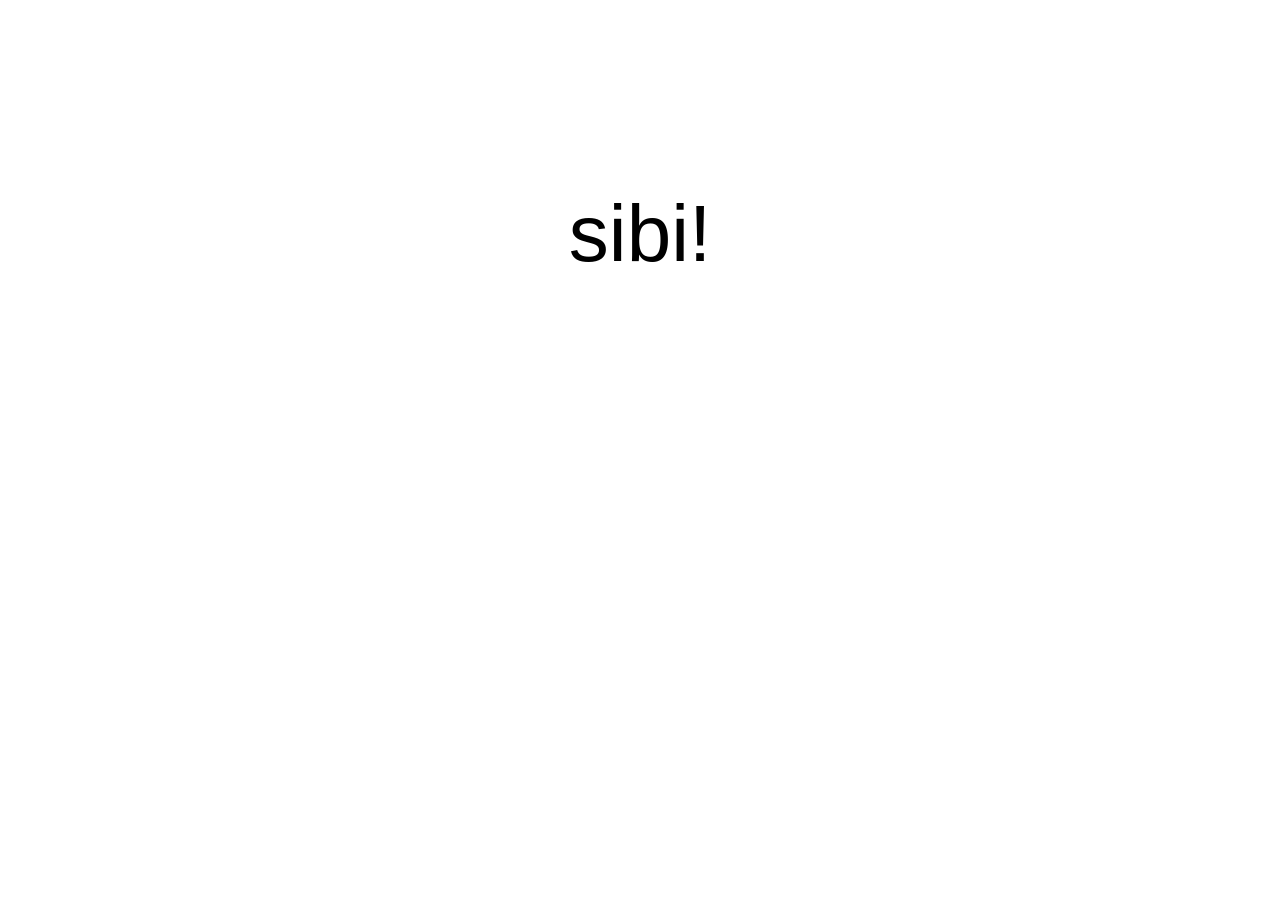
<file: index.html>
<!DOCTYPE html>
<html lang="en" style="padding-top: 20vh; text-align: center; font-size: 5em; font-family: ui-sans-serif, Segoe UI, Roboto, Helvetica, sans-serif;">
<head>
    <meta charset="utf-8">
    <title>turlej.ski</title>
    <link rel="icon" href="data:," />
</head>
<body>
    sibi!
	<!--
	<div style="font-size: 0.25rem">
		<a href="bookmarks/">bookmarks</a>
	</div>
	-->
</body>
</html>
</file>
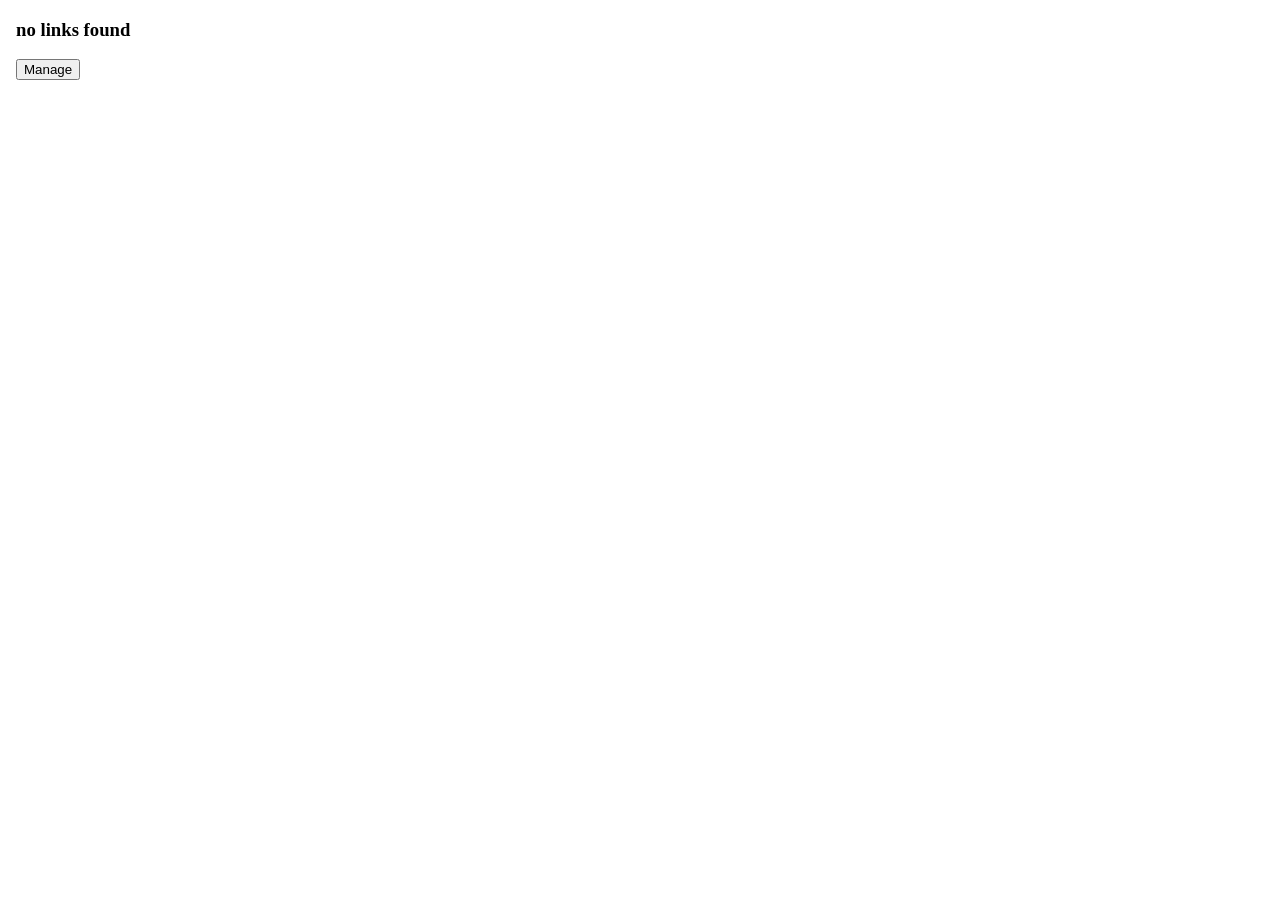
<file: bookmarks/index.html>
<!DOCTYPE html>
<html lang="en">
<head>
    <meta charset="utf-8">
    <title>Bookmarkd</title>
    <link rel="icon" href="data:," />
    <meta name="viewport" content="width=device-width, initial-scale=1" />
    <style>
        *, *:before, *:after { box-sizing: border-box; }
        html, body { --content-width: 1260px; --group-width: 11rem; padding: 0; margin: 0; }
        body { padding-inline: 1rem; }
        ul { margin: 0; padding: 0; list-style: none; }
        h2 { font-family: Georgia; letter-spacing: 0.5px;margin: 0rem; margin-bottom: 0.25rem; padding-top: 0.25rem; padding-bottom: 0.15rem; line-height: 100%; font-size: 1.5rem; border-bottom: 1px solid; }
        a { display: inline-block; white-space: nowrap; overflow: hidden; max-width: 100%; text-overflow: ellipsis; }
        a { font-family: Segoe UI, Roboto, Helvetica Neue; font-size: 1.25rem; color: #0063d5; line-height: 2rem; text-decoration: none; }
        .controls {
            max-width: var(--content-width);
            margin: 0 auto;
        }
        .wrap {
            /* border: 1px dotted lime; */
            max-width: var(--content-width);
            margin: 0 auto;
            display: grid;
            grid-template-columns: repeat(auto-fit, minmax(var(--group-width), 1fr));
            column-gap: 1rem;
        }
        .group {
            /* border: 1px dashed red; */
            margin-top: 0.5rem;
            margin-bottom: 0.5rem;
        }
    </style>
</head>
<body>
    <div id="linksContainer" class="wrap">
        <h3>no links found</h3>
    </div>
    <div class="controls">
        <button id="btnToggle" onclick="toggleImportControls()">Manage</button>
        <br /><br />
        <button id="btnImport" onclick="importMarkdown()">Import markdown</button>
        <button id="btnExport" onclick="exportMarkdown()">Export markdown</button>
        <br /><br />
        <button id="btnClear" onclick="clearStoredMarkup()">Clear stored links</button>
        <br /><br />
        <textarea id="taMarkdown" rows="10" style="width: 100%"></textarea>
    </div>
    <script>
        const LS_KEY_HTML = "linksHtml";
        const LS_KEY_MD = "linksMd";

        toggleImportControls();
        if (localStorage[LS_KEY_HTML]) linksContainer.innerHTML = localStorage[LS_KEY_HTML];

        function toggleImportControls() {
            const nextDisplay = btnImport.style.display === "none" ? "" : "none";
            btnImport.style.display = nextDisplay;
            btnExport.style.display = nextDisplay;
            btnClear.style.display = nextDisplay;
            taMarkdown.style.display = nextDisplay;
            if (nextDisplay) taMarkdown.value = "";
        }

        function clearStoredMarkup() {
            if (!confirm("Clear stored markup?")) return;
            localStorage.removeItem(LS_KEY_HTML);
            localStorage.removeItem(LS_KEY_MD);
            linksContainer.innerHTML = "<h3>all bookmarks removed</h3>"
        }

        function importMarkdown() {
            const md = taMarkdown.value.trim();
            if (!md) return;
            const html = mdToHtml(md);
            if (!html || !confirm("Import generated markup?\n" + html)) return;
            localStorage.setItem(LS_KEY_HTML, html);
            localStorage.setItem(LS_KEY_MD, md);
            linksContainer.innerHTML = html;
        }

        function exportMarkdown() {
            if (!localStorage[LS_KEY_MD]) return alert("no stored links markdown found");
            taMarkdown.value = localStorage[LS_KEY_MD];
            taMarkdown.select();
        }

        function groupToMarkup(group) {
            if (!group || !group.links.length || !group.name) return "";
            return `
<div class="group">
    <h2>${group.name}</h2>
    <ul>
        ${group.links.join("\n        ")}
    </ul>
</div>`
        }

        function mdToHtml(md) {
            let curGroup = undefined; // { name: "", links: [] }
            let markup = "";
            const lines = md.split(/\n+/).map(l => l.trim()).filter(Boolean);
            for (const line of lines) {
                // skip level 3 and four sections completely
                if (line.startsWith("### ") || line.startsWith("#### ")) {
                    markup += groupToMarkup(curGroup);
                    curGroup = undefined;
                    continue;
                }
                // grab only level 2 sections
                if (line.startsWith("## ")) {
                    const name = line.substring(3).trim();
                    if (!name) continue;
                    markup += groupToMarkup(curGroup);
                    curGroup = { name, links: [] };
                    continue;
                }

                if (curGroup) {
                    const link = line.match(/\[([^\]]+)]\(([^)]+)/);
                    if (!link) continue;
                    curGroup.links.push(`<li><a href="${link[2]}">${link[1]}</a></li>`);
                }
            }
            markup += groupToMarkup(curGroup);
            return markup;
        }
    </script>
</body>
</html>
</file>
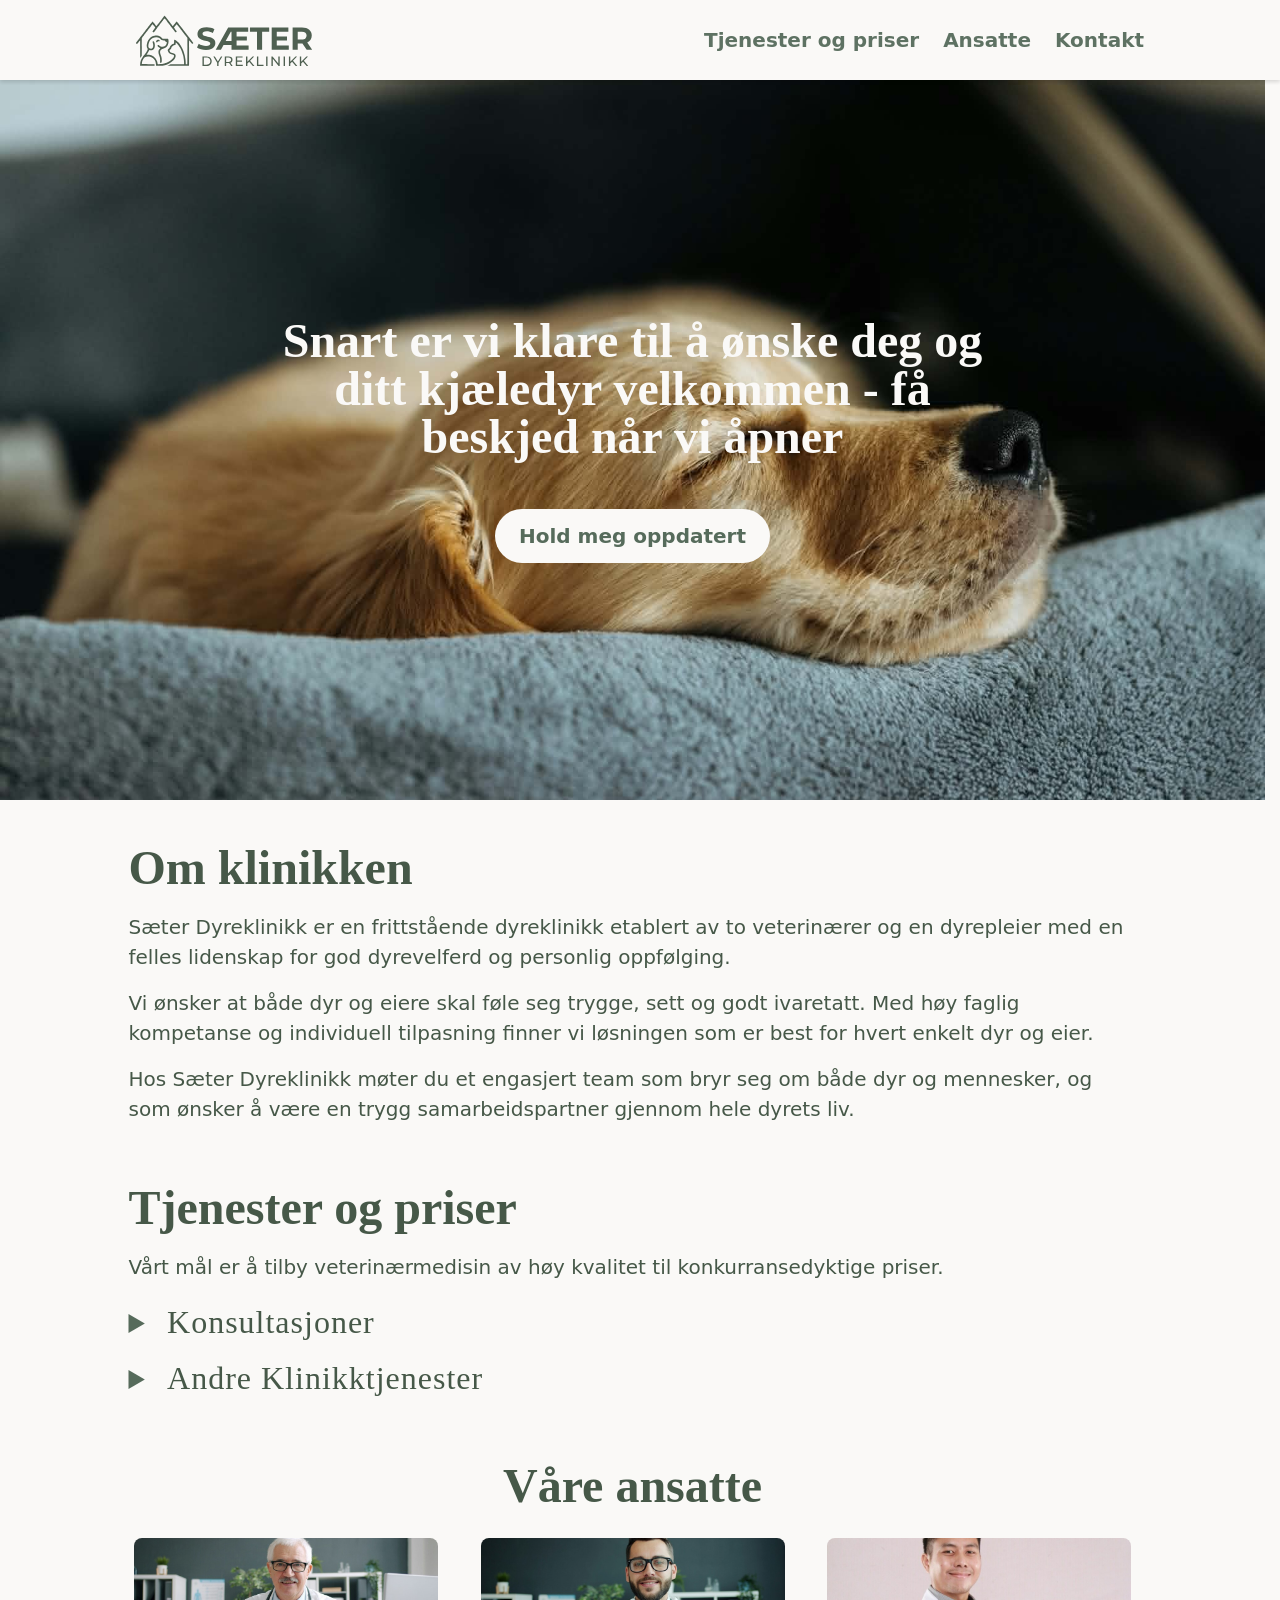
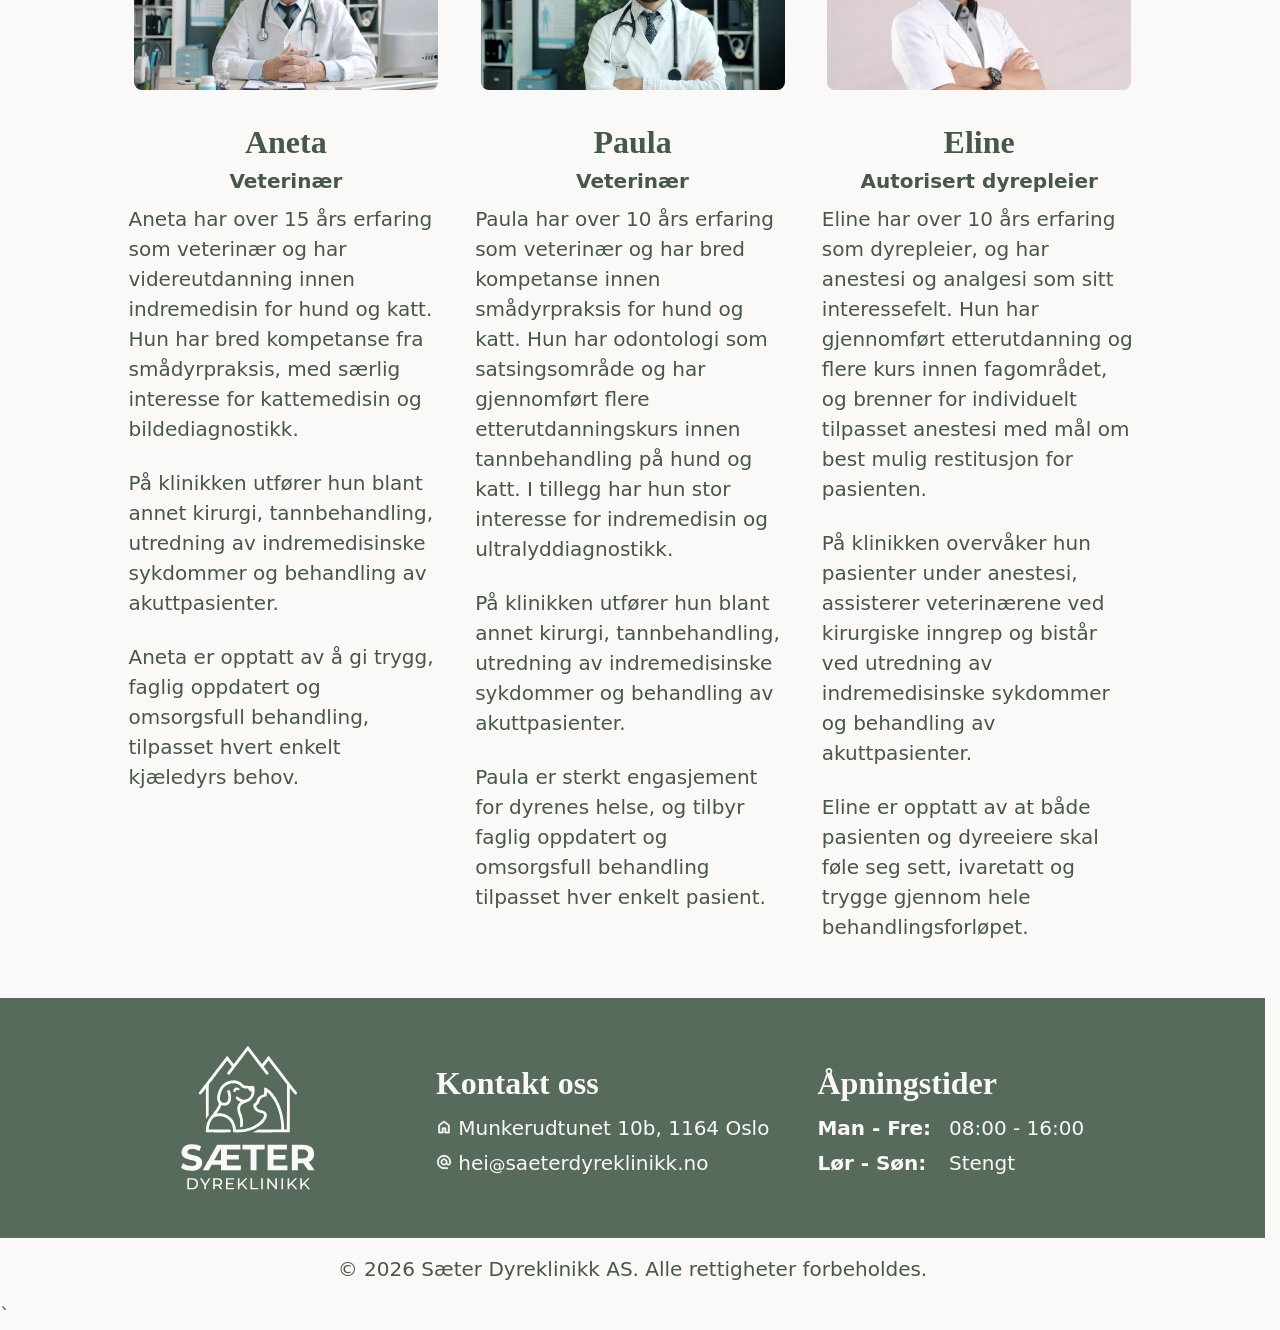
<file: saeter/index.html>
<!doctype html>
<html lang="nb">
    <head>
        <meta charset="utf-8" />
        <title>Sæter Dyreklinikk</title>
        <meta name="description" content="Hos Sæter Dyreklinikk får din beste venn den beste behandlingen den fortjener, fra erfarne veterinærer som elsker jobben sin." />
        <meta name="viewport" content="width=device-width, initial-scale=1.0" />
        <link rel="stylesheet" href="styles.css" />
        <link rel="shortcut icon" href="img/favicon.svg" type="image/svg+xml">
    </head>
    <body>

        <!-- MENU AND SIDEBAR ============================================================================================ -->

        <header class="nav-section">
            <div class="container">
                <a href="#" class="logo" onclick="scrollTopClearHash()">
                    <img src="img/logo-horizontal-dark-2.svg" alt="Sæter Dyreklinikk Logo" />
                </a>
                <nav class="nav-menu narrow">
                    <!-- <a class="btn-dark" href="https://google.com" target="_blank">Bestill time</a> -->
                    <button onclick="navDialog.showModal()" aria-label="Åpne menyen">
                        <svg xmlns="http://www.w3.org/2000/svg" viewBox="0 -960 960 960" height="32px" width="32px" fill="#566b5b"><path d="M120-700v-60h720v60H120Zm0 500v-60h720v60H120Zm0-250v-60h720v60H120Z"/></svg>
                    </button>
                </nav>
                <nav class="nav-menu full">
                    <a href="#prices" class="btn-dark">Tjenester og priser</a>
                    <a href="#about" class="btn-dark">Ansatte</a>
                    <a href="#contact" class="btn-dark">Kontakt</a>
                    <!-- <a class="btn-primary" href="https://google.com" target="_blank">Bestill time</a> -->
                </nav>
            </div>

            <dialog id="nav-dialog" class="nav-dialog">
                <div>
                    <div class="nav-dialog-close-wrap">
                        <button onclick="navDialog.close()" aria-label="Lukk menyen">
                            <svg xmlns="http://www.w3.org/2000/svg" viewBox="0 -960 960 960" height="32px" width="32px" fill="#566b5b"><path d="m249-207-42-42 231-231-231-231 42-42 231 231 231-231 42 42-231 231 231 231-42 42-231-231-231 231Z"/></svg>
                        </button>
                    </div>
                    <nav class="nav-dialog-content">
                        <a href="#prices" class="btn-dark">Tjenester og priser</a>
                        <a href="#about" class="btn-dark">Ansatte</a>
                        <a href="#contact" class="btn-dark">Kontakt</a>
                        <!-- <a class="btn-primary" href="https://google.com" target="_blank">Bestill time</a> -->
                    </nav>
                </div>
            </dialog>
        </header>

        <!-- HERO SECTION ============================================================================================ -->

        <main>

            <section class="section-hero">
                <div class="container">
                    <h1 class="site-title">Snart er vi klare til å ønske deg og ditt kjæledyr velkommen - få beskjed når vi åpner</h1>
                    <!-- <h1 class="site-title">Omsorg for dyr, hver dag</h1>
                    <p class="site-subtitle">Sæter Dyreklinikk tilbyr moderne veterinærtjenester med fokus på trygghet, kvalitet og personlig oppfølging.</p> -->
                    <div class="hero-contact">
                        <!-- <a class="btn-primary" href="https://google.com" target="_blank">Bestill time</a> -->
                        <a class="btn-primary" href="mailto:hei@saeterdyreklinikk.no?subject=Interesse for åpning&body=Hei!
%0D%0A%0D%0A
Jeg ønsker å få beskjed når dere åpner i august.
%0D%0A%0D%0A
Vennlig hilsen">Hold meg oppdatert</a>
                        <!-- <a href="tel:+4712345678" class="btn-light">
                            <svg class="icon-light" xmlns="http://www.w3.org/2000/svg" viewBox="0 -960 960 960"><path d="M795-120q-116 0-236.5-56T335-335Q232-438 176-558.5T120-795q0-19.29 12.86-32.14Q145.71-840 165-840h140q14 0 24 10t14 25l26.93 125.64Q372-665 369.5-653.5t-10.73 19.73L259-533q26 44 55 82t64 72q37 38 78 69.5t86 55.5l95-98q10-11 23.15-15 13.15-4 25.85-2l119 26q15 4 25 16.04 10 12.05 10 26.96v135q0 19.29-12.86 32.14Q814.29-120 795-120ZM229-588l81-82-23-110H180q2 42 13.5 88.5T229-588Zm369 363q41 19 89 31t93 14v-107l-103-21-79 83ZM229-588Zm369 363Z"/></svg>
                            123 45 678
                        </a> -->
                    </div>
                </div>
            </section>

            <!-- ABOUT THE CLINIC ---------------------------------------------------------------------------------------- -->

            <section id="the-clinic" class="section-clinic">
                <div class="container">
                    <h2>Om klinikken</h2>
                    <div class="clinic-grid">
                        <div class="clinic-desc">
                            <p>Sæter Dyreklinikk er en frittstående dyreklinikk etablert av to veterinærer og en dyrepleier med en felles lidenskap for god dyrevelferd og personlig oppfølging.</p>
                            <p>Vi ønsker at både dyr og eiere skal føle seg trygge, sett og godt ivaretatt. Med høy faglig kompetanse og individuell tilpasning finner vi løsningen som er best for hvert enkelt dyr og eier.</p>
                            <p>Hos Sæter Dyreklinikk møter du et engasjert team som bryr seg om både dyr og mennesker, og som ønsker å være en trygg samarbeidspartner gjennom hele dyrets liv.</p>
                        </div>
                    </div>
                </div>
            </section>

            <!-- PRICES ---------------------------------------------------------------------------------------- -->

            <section id="prices" class="section-prices">
                <div class="container">
                    <h2>Tjenester og priser</h2>
                    <p>Vårt mål er å tilby veterinærmedisin av høy kvalitet til konkurransedyktige priser.</p>

                    <div class="price-grid">

                        <details>
                            <summary><span>Konsultasjoner</span></summary>
                            <ul>
                                <li>
                                    <div>
                                        <span>Konsultasjon 0-30 min.</span>
                                    </div>
                                    <span>2.499</span>
                                </li>
                                <li>
                                    <div>
                                        <span>Konsultasjon urinvei</span>
                                        <span>inkl. standard urinprøve</span>
                                    </div>
                                    <span>1.995</span>
                                </li>
                                <li>
                                    <div>
                                        <span>Konsultasjon øre</span>
                                        <span>inkl. standard øyetester</span>
                                    </div>
                                    <span>1.995</span>
                                </li>
                                <li>
                                    <div>
                                        <span>Konsultasjon øre</span>
                                        <span>inkl. øreprøve med mikroskopi</span>
                                    </div>
                                    <span>1.995</span>
                                </li>
                                <li>
                                    <div>
                                        <span>Konsultasjon injeksjon</span>
                                        <span>Cytopoint, Librela - medisin kommer i tillegg</span>
                                    </div>
                                    <span>1.095</span>
                                </li>
                                <li>
                                    <div>
                                        <span>Akutt konsultasjon (drop-in)</span>
                                        <span>Inkluderer akutt klinisk screening, væskebehandling og oksygen</span>
                                    </div>
                                    <span>fra 3.995</span>
                                </li>
                                <li>
                                    <div>
                                        <span>BOAS Gradering</span>
                                    </div>
                                    <span>2.495</span>
                                </li>
                                <li>
                                    <div>
                                        <span>Livsavslutning</span>
                                    </div>
                                    <span>fra 3.995</span>
                                </li>
                                <li>
                                    <div>
                                        <span>Blodprøver</span>
                                    </div>
                                    <span>fra 1.995</span>
                                </li>
                                <li>
                                    <div>
                                        <span>Røntgen</span>
                                        <span>inkl. 3 bilder</span>
                                    </div>
                                    <span>3.995</span>
                                </li>
                                <li>
                                    <div>
                                        <span>Røntgen pr. bilde i tillegg</span>
                                    </div>
                                    <span>495</span>
                                </li>
                            </ul>
                        </details>

                        <details>
                            <summary><span>Andre Klinikktjenester</span></summary>
                            <ul>
                                <li>
                                    <div>
                                        <span>Ormekur</span>
                                    </div>
                                    <span>379</span>
                                </li>
                                <li>
                                    <div>
                                        <span>Kloklipp</span>
                                    </div>
                                    <span>399</span>
                                </li>
                                <li>
                                    <div>
                                        <span>Vaksine og helsesjekk</span>
                                    </div>
                                    <span>799</span>
                                </li>
                                <li>
                                    <div>
                                        <span>Tømming analkjertler</span>
                                    </div>
                                    <span>429</span>
                                </li>
                                <li>
                                    <div>
                                        <span>ID-merking</span>
                                        <span>inkl. registrering til Dyre-ID</span>
                                    </div>
                                    <span>1.495</span>
                                </li>
                            </ul>
                        </details>

                    </div>

                </div>
            </section>

            <!-- ABOUT THE TEAM ---------------------------------------------------------------------------------------- -->

            <section id="about" class="section-team">
                <div class="container">

                    <h2 align="center">Våre ansatte</h2>
                    <div class="team-grid">
                        <article class="team-member">
                            <div><img loading="lazy" src="img/aneta-1.jpg" alt="Aneta" /></div>
                            <h3>Aneta</h3>
                            <h4 class="job-title">Veterinær</h4>
                            <p>Aneta har over 15 års erfaring som veterinær og har videreutdanning innen indremedisin for hund og katt. Hun har bred kompetanse fra smådyrpraksis, med særlig interesse for kattemedisin og bildediagnostikk. </p>
                            <p>På klinikken utfører hun blant annet kirurgi, tannbehandling, utredning av indremedisinske sykdommer og behandling av akuttpasienter. </p>
                            <p>Aneta er opptatt av å gi trygg, faglig oppdatert og omsorgsfull behandling, tilpasset hvert enkelt kjæledyrs behov. </p>
                        </article>

                        <article class="team-member">
                            <div><img loading="lazy" src="img/paula-1.jpg" alt="Paula" /></div>
                            <h3>Paula</h3>
                            <h4 class="job-title">Veterinær</h4>
                            <p>Paula har over 10 års erfaring som veterinær og har bred kompetanse innen smådyrpraksis for hund og katt. Hun har odontologi som satsingsområde og har gjennomført flere etterutdanningskurs innen tannbehandling på hund og katt. I tillegg har hun stor interesse for indremedisin og ultralyddiagnostikk. </p>
                            <p>På klinikken utfører hun blant annet kirurgi, tannbehandling, utredning av indremedisinske sykdommer og behandling av akuttpasienter. </p>
                            <p>Paula er sterkt engasjement for dyrenes helse, og tilbyr faglig oppdatert og omsorgsfull behandling tilpasset hver enkelt pasient. </p>
                        </article>

                        <article class="team-member">
                            <div><img loading="lazy" src="img/eline-1.jpg" alt="Eline" /></div>
                            <h3>Eline</h3>
                            <h4 class="job-title">Autorisert dyrepleier</h4>
                            <p>Eline har over 10 års erfaring som dyrepleier, og har anestesi og analgesi som sitt interessefelt. Hun har gjennomført etterutdanning og flere kurs innen fagområdet, og brenner for individuelt tilpasset anestesi med mål om best mulig restitusjon for pasienten.</p>
                            <p>På klinikken overvåker hun pasienter under anestesi, assisterer veterinærene ved kirurgiske inngrep og bistår ved utredning av indremedisinske sykdommer og behandling av akuttpasienter.</p>
                            <p>Eline er opptatt av at både pasienten og dyreeiere skal føle seg sett, ivaretatt og trygge gjennom hele behandlingsforløpet.</p>
                        </article>

                    </div>

                </div>
            </section>

            <!-- CONTACT ---------------------------------------------------------------------------------------- -->

            <section id="contact" class="section-contact">
                <div class="container">

                    <img loading="lazy" class="logo" src="img/logo-vertical-light-1.svg" alt="Sæter Dyreklinikk Logo" />

                    <div class="contact-and-hours">
                        <div>
                            <h2>Kontakt oss</h2>
                            <address class="contact-info">
                                <a class="btn-light" target="_blank" href="https://www.google.com/maps/place/Munkerudtunet+10,+1164+Oslo/@59.8596191,10.8105571,804m/data=!3m1!1e3!4m5!3m4!1s0x464168b557757fd7:0x8860674def9bd873!8m2!3d59.8596164!4d10.813132?entry=ttu&g_ep=EgoyMDI2MDYyOC4wIKXMDSoASAFQAw%3D%3D">
                                    <svg class="icon-light" xmlns="http://www.w3.org/2000/svg" viewBox="0 -960 960 960"><path d="M220-180h150v-250h220v250h150v-390L480-765 220-570v390Zm-60 60v-480l320-240 320 240v480H530v-250H430v250H160Zm320-353Z"/></svg>
                                    Munkerudtunet 10b, 1164 Oslo
                                </a>
                                <!-- <a class="btn-light" href="tel:+4712345678">
                                    <svg class="icon-light" xmlns="http://www.w3.org/2000/svg" viewBox="0 -960 960 960"><path d="M795-120q-116 0-236.5-56T335-335Q232-438 176-558.5T120-795q0-19.29 12.86-32.14Q145.71-840 165-840h140q14 0 24 10t14 25l26.93 125.64Q372-665 369.5-653.5t-10.73 19.73L259-533q26 44 55 82t64 72q37 38 78 69.5t86 55.5l95-98q10-11 23.15-15 13.15-4 25.85-2l119 26q15 4 25 16.04 10 12.05 10 26.96v135q0 19.29-12.86 32.14Q814.29-120 795-120ZM229-588l81-82-23-110H180q2 42 13.5 88.5T229-588Zm369 363q41 19 89 31t93 14v-107l-103-21-79 83ZM229-588Zm369 363Z"/></svg>
                                    123 45 678
                                </a> -->
                                <a class="btn-light" href="mailto:hei@saeterdyreklinikk.no">
                                    <svg class="icon-light" xmlns="http://www.w3.org/2000/svg" viewBox="0 -960 960 960"><path d="M480-80q-83 0-156-31.5T197-197q-54-54-85.5-127T80-480q0-83 31.5-156T197-763q54-54 127-85.5T480-880q83 0 156 31.5T763-763q54 54 85.5 127T880-480v53q0 56-39.34 94.5Q801.31-294 744-294q-36.08 0-68.04-17.5Q644-329 627-361q-26 34-65.08 50.5Q522.83-294 480-294q-77.61 0-132.3-54Q293-402 293-480.01q0-78.02 54.5-133Q402-668 480-668t132.5 54.99Q667-558.02 667-480v53q0 30.61 22.5 51.81Q712-354 743.5-354t54-21.19Q820-396.39 820-427v-53q0-142.38-99-241.19T480-820q-142 0-241 99t-99 241q0 142 98.81 241 98.82 99 241.19 99h214v60H480Zm90-310.75q37-36.75 37-89.25 0-54-37.06-91t-90-37Q427-608 390-571t-37 91q0 52.5 37.06 89.25t90 36.75Q533-354 570-390.75Z" /></svg>
                                    hei<small>@</small>saeterdyreklinikk.no
                                </a>
                            </address>
                        </div>

                        <div>
                            <h2>Åpningstider</h2>
                            <ul>
                                <li aria-label="Mandag til Fredag, fra klokken 08:00 til 16:00">
                                    <span aria-hidden="true">Man - Fre:</span>
                                    <span aria-hidden="true">08:00 - 16:00</span>
                                </li>

                                <li aria-label="Lørdag og Søndag, Stengt">
                                    <span aria-hidden="true">Lør - Søn:</span>
                                    <span aria-hidden="true">Stengt</span>
                                </li>
                            </ul>
                        </div>

                    </div>

                </div>
            </section>
        </main>

        <!-- FOOTER ============================================================================================ -->

        <footer class="section-footer">
            <div class="container">
                <p>&copy; 2026 Sæter Dyreklinikk AS. <span>Alle rettigheter forbeholdes.</span></p>
            </div>
        </footer>

        <a href="#" class="btn-top" onclick="scrollTopClearHash()">↑</a>

        <!-- SCRIPTS ============================================================================================ -->

        <script>
            function scrollTopClearHash() {
                setTimeout(() => history.replaceState(null, "", location.href.replaceAll(/#.*/g, "")), 5);
                document.querySelectorAll("details").forEach(el => el.removeAttribute("open"));
            }

            function openPricesFirstGroup() {
                document.querySelector(".section-prices details").setAttribute("open", true);
            }
            document.querySelectorAll("[href*='#prices']").forEach(el => el.onclick = () => setTimeout(openPricesFirstGroup, 500));

            function autoOpenPricesFirstGroup() {
                setTimeout(() => location.href.endsWith("#prices") && openPricesFirstGroup(), 500);
            }
            window.onhashchange = autoOpenPricesFirstGroup;
            window.onload = autoOpenPricesFirstGroup;

            document.addEventListener("scroll", () => document.body.classList.toggle("scrolled", window.scrollY >= 45));

            const navDialog = document.querySelector('.nav-dialog');
            navDialog.addEventListener("click", ev => ev.target === navDialog && navDialog.close());
            navDialog.querySelectorAll("a").forEach(el => el.addEventListener("click", () => navDialog.close()));
        </script>
    </body>
</html>
`
</file>
<file: saeter/styles.css>
:root {
    --c-base: #465848;
    --c-dark-1: #566b5b;
    --c-dark-2: #465848;
    --c-light-1: #faf9f7;
    --c-light-2: #d6ddd0;

    --ff-sans-serif: Roboto, "Segoe UI", "Helvetica Neue", system-ui, -apple-system, BlinkMacSystemFont, Arial, sans-serif;
    --ff-serif: Georgia, "Times New Roman", Times, serif;

    --fs-sm: clamp(0.8333rem, 0.83rem + 0.03vw, 0.85rem);
    --fs-base: clamp(1rem, 0.91rem + 0.45vw, 1.25rem);
    --fs-md: clamp(1.2rem, 1.09rem + 0.55vw, 1.5rem);
    --fs-lg: clamp(1.3rem, 1.05rem + 1.27vw, 2rem);
    --fs-xl: clamp(1.5rem, 1.14rem + 1.82vw, 2.5rem);
    --fs-xxl: clamp(2rem, 1.64rem + 1.82vw, 3rem);
    --fs-xxxl: clamp(3rem, 2.27rem + 3.64vw, 5rem);

    --width-page: calc(100vw - 2.5rem);
    --width-container: min(63rem, var(--width-page));
    --height-nav: 5rem;
    --height-scrolled-nav: 4rem;
    --indent-price-item: clamp(2rem, 1.64rem + 1.82vw, 3rem);
}

html {
    scrollbar-gutter: stable;
    interpolate-size: allow-keywords;
    scroll-behavior: smooth;
    @media (prefers-reduced-motion: reduce) {
        scroll-behavior: auto;
    }
}

*,
*::before,
*::after {
    -moz-osx-font-smoothing: grayscale;
    -webkit-font-smoothing: antialiased;
    box-sizing: border-box;
    margin: 0;
    padding: 0;
}

ul {
    list-style: none;
}

a {
    text-decoration: none;
}

h2 {
    font-family: var(--ff-serif);
    font-size: var(--fs-xxl);
    margin-bottom: 0.5rem;
}

p {
    margin-bottom: 1rem;
}

svg.icon-light {
    width: 1rem;
    path {
        stroke: currentColor;
        stroke-width: 3rem;
        fill: var(--c-light-1);
    }
}

body {
    font-family: var(--ff-sans-serif);
    font-size: var(--fs-base);
    line-height: 1.5;
    background-color: var(--c-light-1);
    color: var(--c-base);

    &:has(dialog[open]) {
        overflow: hidden;
    }
}

.container {
    width: var(--width-container);
    margin-inline: auto;
}

.btn-primary {
    border-radius: 2rem;
    padding: 0.75rem 1.5rem;
    background-color: var(--c-dark-1);
    color: var(--c-light-1);
    transition: all 0.3s ease-out;
    font-weight: 600;
    &:hover {
        background-color: var(--c-dark-2);
        color: var(--c-light-2);
    }
}

.btn-light {
    color: var(--c-light-1);
    transition: all 0.2s ease-out;
    &:hover {
        color: var(--c-light-2);
    }
}

.btn-dark {
    color: var(--c-dark-1);
    transition: all 0.2s ease-out;
    &:hover {
        color: var(--c-dark-2);
    }
}

main {
    margin-top: var(--height-nav);
    .scrolled & {
        margin-top: var(--height-scrolled-nav);
    }
}

section {
    padding-block: 1rem;
}

section[id] {
    scroll-margin-top: var(--height-scrolled-nav);
}

.nav-section {
    position: fixed;
    top: 0;
    width: 100%;
    background-color: var(--c-light-1);
    opacity: 0.95;
    box-shadow: 0 2px 4px rgba(0, 0, 0, 0.15);

    button {
        background-color: transparent;
        border: 0;
        cursor: pointer;
        &:hover {
            path {
                fill: var(--c-dark-2);
            }
        }
    }

    .btn-dark {
        border: none;
        font-weight: 600;
    }

    .nav-menu {
        align-items: center;
    }

    .nav-menu.narrow {
        display: flex;
        flex-shrink: 0;
        gap: 1.5rem;
    }

    .nav-menu.full {
        display: none;
        gap: 1.5rem;
        .btn-primary {
            padding: 0.5rem 1.25rem;
        }
    }

    .container {
        display: flex;
        justify-content: space-between;
        align-items: center;
        z-index: 9999;

        transition: all 0.2s ease-out;

        height: var(--height-nav);
        .scrolled & {
            height: var(--height-scrolled-nav);
        }

        .logo {
            flex-shrink: 0;
            height: 85%;
            display: flex;
            align-items: center;
            img {
                display: block;
                height: 65%;
                @media (min-width: 768px) {
                    & {
                        height: 75%;
                    }
                }
            }
        }

        @media (min-width: 768px) {
            .nav-menu.narrow {
                display: none;
            }
            .nav-menu.full {
                display: flex;
            }
        }
    }

    .nav-dialog {
        position: fixed;
        max-width: 100%;
        max-height: 100%;
        right: 0;
        left: auto;
        height: 100%;

        border: 0;
        background-color: inherit;
        border-top-left-radius: 0.25rem;
        border-bottom-left-radius: 0.25rem;

        transform: translateX(100%);
        transition: all 0.2s ease-out allow-discrete;

        box-shadow: 2px 0 20px rgba(0, 0, 0, 0.95);

        & > div {
            height: 100%;
        }

        &::backdrop {
            background-color: rgba(0, 0, 0, 0);
            transition: all 0.2s ease-out allow-discrete;
        }

        &[open] {
            transform: translateX(0);
            &::backdrop {
                background-color: rgba(0, 0, 0, 0.2);
            }
        }

        @starting-style {
            &[open] {
                transform: translateX(100%);
                &::backdrop {
                    background-color: rgba(0, 0, 0, 0);
                }
            }
        }

        .nav-dialog-close-wrap {
            display: flex;
            justify-content: end;
            padding-right: 1.25rem;
            padding-top: 1.5rem;
            .scrolled & {
                padding-top: 1rem;
            }
        }

        .nav-dialog-content {
            width: 100%;
            display: flex;
            flex-direction: column;
            align-items: start;
            margin-block: 2rem;
            .btn-dark {
                width: 100%;
                padding: 1rem 3rem 1rem 2rem;
            }
            .btn-primary {
                margin: 0 auto;
                margin-block: 2rem 3rem;
            }
        }
    }
}

.section-hero {
    margin-bottom: 1rem;
    color: var(--c-light-1);
    background-color: var(--c-dark-2);
    background-size: cover;
    /* background-image: linear-gradient(rgba(0, 0, 0, 0.3), rgba(0, 0, 0, 0.1)), url("img/hero-1.jpg"); */
    background-image: url("img/hero-1.jpg");
    background-position: 20% 20%;
    background-repeat: no-repeat;

    min-height: 80vh;
    display: flex;

    .btn-light {
        font-weight: 600;
        display: flex;
    }

    .btn-primary {
        background-color: var(--c-light-1);
        color: var(--c-dark-1);
        &:hover {
            background-color: var(--c-light-2);
            color: var(--c-dark-2);
        }
    }

    .site-title {
        font-size: var(--fs-xxl);
        font-family: var(--ff-serif);
        line-height: 1;
        max-width: max(var(--width-container) * 0.7, 375px);
    }

    .site-subtitle {
        font-size: var(--fs-md);
        color: var(--c-light-2);
        line-height: 1.25;
        max-width: max(var(--width-container) * 0.85, 375px);
    }

    .hero-contact {
        display: flex;
        align-items: center;
        gap: 2rem;
    }

    .container {
        max-width: max(var(--width-container) * 0.85);
        display: flex;
        flex-direction: column;
        gap: 2rem;

        align-items: center;
        justify-content: center;
        text-align: center;

        @media (min-width: 390px) {
            gap: 3rem;
        }
    }
}

.section-prices {
    .price-grid {
        margin-bottom: 1rem;
    }
    summary {
        font-family: var(--ff-serif);
        cursor: pointer;
        letter-spacing: 1px;
        margin-top: 0.5rem;
        font-size: var(--fs-lg);
        &:hover {
            color: var(--c-dark-2);
        }

        @media (min-width: 640px) {
            & {
                font-weight: 200;
            }
        }

        span {
            margin-left: 0.5rem;
        }
    }

    summary::marker {
        color: var(--c-dark-1);
        font-size: 0.9em;
    }

    details::details-content {
        opacity: 0;
        block-size: 0;
        overflow: hidden;
        transition:
            opacity 0.3s ease-out,
            block-size 0.3s ease-out,
            content-visibility 0.3s allow-discrete;
    }

    details[open]::details-content {
        opacity: 1;
        block-size: auto;
    }

    ul {
        padding-block: 1rem;
    }

    li {
        display: flex;
        justify-content: space-between;
        gap: 0.5rem;
        padding-block: 0.5rem;
        padding-inline: var(--indent-price-item) 1rem;

        &:nth-of-type(odd) {
            background-color: var(--c-light-2);
        }

        div > :nth-child(2) {
            flex-grow: 1;
            font-size: var(--fs-sm);
        }

        & > :last-child {
            white-space: nowrap;
            color: var(--c-dark-2);
            &::after {
                content: ",-";
            }
        }
    }
}

.section-team {
    .team-grid {
        display: flex;
        flex-wrap: wrap;
        justify-content: space-between;
        gap: 2rem;
        margin-block: 1rem;
    }

    .team-member {
        flex: 1 1;

        & > * {
            &:not(p) {
                text-align: center;
            }
        }

        h3 {
            font-family: var(--ff-serif);
            font-size: var(--fs-lg);
            margin: 1.25rem 0 0;
        }

        h4 {
            margin-bottom: 0.5rem;
        }

        img {
            margin: 0 auto;
            max-width: min(19rem, var(--width-page));
            object-fit: cover;
            aspect-ratio: 2 / 1;
            border-radius: 0.5rem;
        }

        p {
            margin: 0 auto 1.5rem;
            max-width: min(40rem, var(--width-page));
        }
    }
}

.section-clinic {
    .clinic-grid {
        display: flex;
        flex-wrap: wrap;
        flex-direction: row-reverse;
        align-items: start;
        gap: 2rem;
    }

    .clinic-desc {
        flex: 1 1 19rem;
    }

    img {
        margin: 0 auto;
        border-radius: 0.5rem;
        aspect-ratio: 1 / 1;
    }
}

.section-contact {
    --gap: 2rem;
    @media (min-width: 640px) {
        --gap: 3rem;
    }

    padding: var(--gap) 1rem;
    background-color: var(--c-dark-1);
    color: var(--c-light-1);

    .container {
        display: flex;
        flex-wrap: wrap;
        justify-content: space-around;
        align-items: center;
        gap: var(--gap);
        padding-inline: 1rem;
    }

    .logo {
        height: 9rem;
    }

    .contact-and-hours {
        display: flex;
        flex-wrap: wrap;
        gap: var(--gap);
        line-height: 1.75;

        span:first-of-type {
            font-weight: 600;
            width: 9ch;
            display: inline-block;
        }
    }

    address {
        font-style: normal;
        display: flex;
        flex-direction: column;
    }

    h2 {
        margin-bottom: 0;
        font-size: var(--fs-xl);

        @media (min-width: 768px) {
            & {
                font-size: var(--fs-lg);
            }
        }
    }

}

.section-footer {
    .container {
        display: flex;
        gap: 2rem;
        padding: 1rem 1rem 0;
        justify-content: center;

        span {
            white-space: nowrap;
        }
    }
}

.btn-top {
    opacity: 0;
    z-index: -9001;

    .scrolled & {
        opacity: 1;
        z-index: auto;
    }

    position: fixed;
    right: calc(50% - var(--width-container) / 2);
    bottom: 2rem;
    width: 3rem;
    height: 3rem;

    display: flex;
    align-items: center;
    justify-content: center;

    background: var(--c-dark-2);
    color: var(--c-light-1);
    text-decoration: none;

    border-radius: 50%;
    font-size: 1.2rem;

    box-shadow: 0 2px 8px rgba(0, 0, 0, 0.5);

    transition: all 0.2s ease-out;
    &:hover {
        transform: translateY(-0.25rem);
    }
}
</file>
